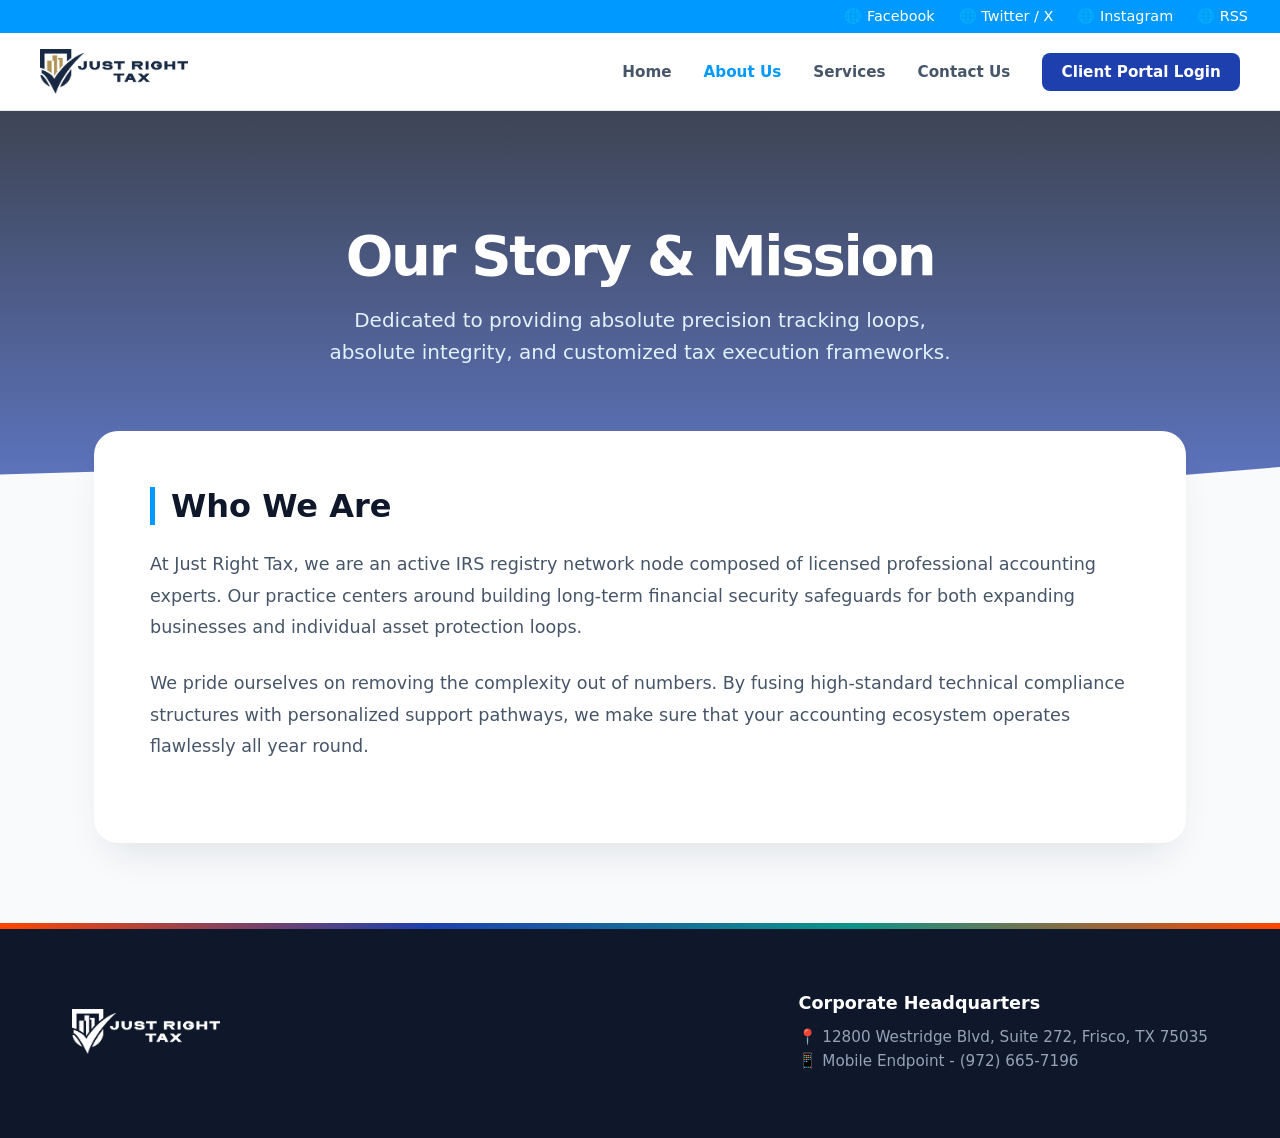
<file: aboutus/about.html>
<!DOCTYPE html>
<html lang="en">
<head>
    <meta charset="UTF-8">
    <meta name="viewport" content="width=device-width, initial-scale=1.0">
    <title>About Us | Just Right Tax</title>
    <link rel="stylesheet" href="aboutus.css">
</head>
<body>

    <div class="top-bar">
        <a href="#">🌐 Facebook</a>
        <a href="#">🌐 Twitter / X</a>
        <a href="#">🌐 Instagram</a>
        <a href="#">🌐 RSS</a>
    </div>

    <header>
        <nav>
            <a href="../homepage/home.html" class="logo-container">
                <img class="logo-img" src="../assets/images/logo.png" alt="Just Right Tax Logo">
            </a>
            <ul class="nav-links-right">
                <li><a href="../homepage/home.html">Home</a></li>
                <li><a href="about.html" class="active">About Us</a></li>
                <li><a href="../services/services.html">Services</a></li>
                <li><a href="../contactpage/contact.html">Contact Us</a></li>
                <li><a href="../signinpage/signin.html" class="portal-cta-btn">Client Portal Login</a></li>
            </ul>
        </nav>
    </header>

    <div class="immersive-hero">
        <h1>Our Story & Mission</h1>
        <p>Dedicated to providing absolute precision tracking loops, absolute integrity, and customized tax execution frameworks.</p>
    </div>

    <main class="main-content-frame">
        <div class="showcase-card">
            <h2>Who We Are</h2>
            <p>At Just Right Tax, we are an active IRS registry network node composed of licensed professional accounting experts. Our practice centers around building long-term financial security safeguards for both expanding businesses and individual asset protection loops.</p>
            <p>We pride ourselves on removing the complexity out of numbers. By fusing high-standard technical compliance structures with personalized support pathways, we make sure that your accounting ecosystem operates flawlessly all year round.</p>
        </div>
    </main>

    <footer class="fluid-canopy-footer">
        <div class="footer-inner-frame">
            <div class="footer-brand-node">
                <img src="../assets/images/logo.png" alt="Just Right Tax Bottom Logo">
            </div>
            <div class="footer-office-channels">
                <h5>Corporate Headquarters</h5>
                <p>📍 12800 Westridge Blvd, Suite 272, Frisco, TX 75035</p>
                <p>📱 Mobile Endpoint - (972) 665-7196</p>
            </div>
        </div>
    </footer>

</body>
</html>
</file>
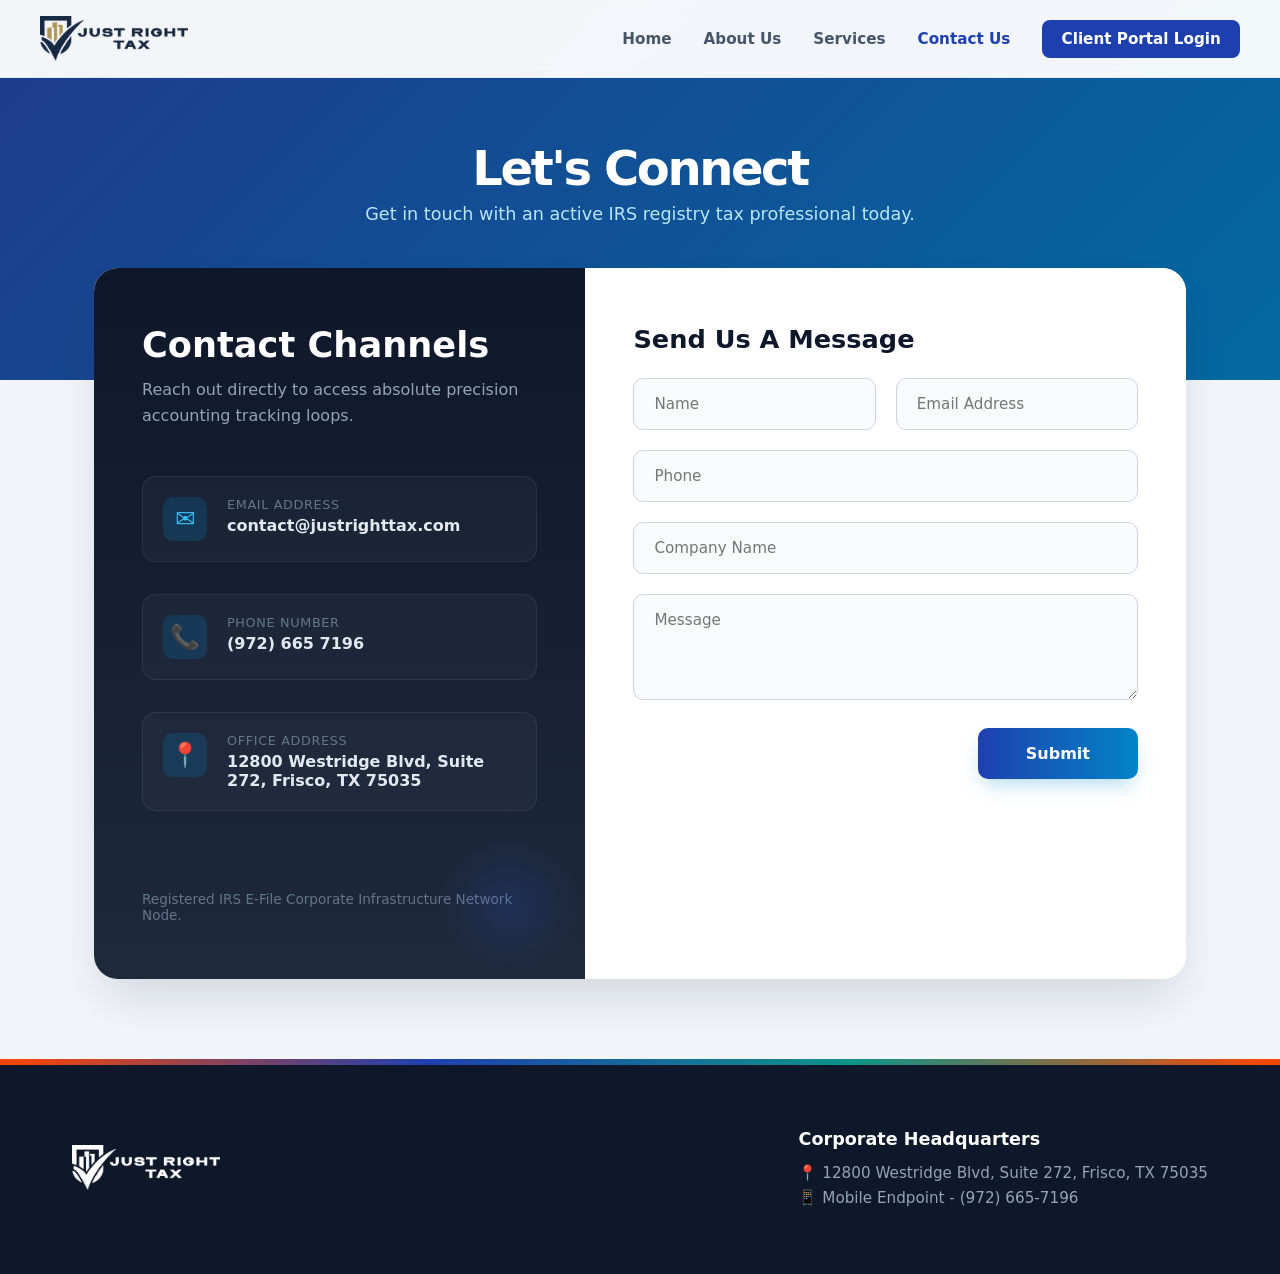
<file: contactpage/contact.html>
<!DOCTYPE html>
<html lang="en">
<head>
    <meta charset="UTF-8">
    <meta name="viewport" content="width=device-width, initial-scale=1.0">
    <title>Contact Us | Just Right Tax</title>
    <link rel="stylesheet" href="contactpage.css">
</head>
<body>

    <header>
        <nav>
            <a href="../homepage/home.html" class="logo-container">
                <img class="logo-img" src="../assets/images/logo.png" alt="Just Right Tax Logo">
            </a>
            <ul class="nav-links-right">
                <li><a href="../homepage/home.html">Home</a></li>
                <li><a href="../aboutus/about.html">About Us</a></li>
                <li><a href="../services/services.html">Services</a></li>
                <li><a href="contact.html" class="active">Contact Us</a></li>
                <li><a href="../signinpage/signin.html" class="portal-cta-btn">Client Portal Login</a></li>
            </ul>
        </nav>
    </header>

    <div class="immersive-canopy-hero">
        <h1>Let's Connect</h1>
        <p>Get in touch with an active IRS registry tax professional today.</p>
    </div>

    <main class="dashboard-center-frame">
        <div class="dashboard-glass-wrapper">
            
            <div class="console-dark-panel">
                <div class="console-header">
                    <h2>Contact Channels</h2>
                    <p>Reach out directly to access absolute precision accounting tracking loops.</p>
                </div>

                <ul class="node-channels-list">
                    <li class="channel-card-node">
                        <div class="node-icon-avatar">✉️</div>
                        <div class="node-details-data">
                            <span>Email Address</span>
                            <p>contact@justrighttax.com</p>
                        </div>
                    </li>
                    <li class="channel-card-node">
                        <div class="node-icon-avatar">📞</div>
                        <div class="node-details-data">
                            <span>Phone Number</span>
                            <p>(972) 665 7196</p>
                        </div>
                    </li>
                    <li class="channel-card-node">
                        <div class="node-icon-avatar">📍</div>
                        <div class="node-details-data">
                            <span>Office Address</span>
                            <p>12800 Westridge Blvd, Suite 272, Frisco, TX 75035</p>
                        </div>
                    </li>
                </ul>

                <div style="font-size: 0.85rem; color: #64748b;">
                    Registered IRS E-File Corporate Infrastructure Network Node.
                </div>
            </div>

            <div class="input-console-panel">
                <h3>Send Us A Message</h3>
                <form action="#" method="POST" onsubmit="event.preventDefault(); alert('Your message has been securely submitted to our system.');">
                    <div class="input-asymmetric-row">
                        <div class="field-box-wrapper">
                            <input type="text" placeholder="Name" required>
                        </div>
                        <div class="field-box-wrapper">
                            <input type="email" placeholder="Email Address" required>
                        </div>
                    </div>
                    <div class="field-box-wrapper">
                        <input type="text" placeholder="Phone">
                    </div>
                    <div class="field-box-wrapper">
                        <input type="text" placeholder="Company Name">
                    </div>
                    <div class="field-box-wrapper">
                        <textarea rows="4" placeholder="Message" required></textarea>
                    </div>

                    <div class="form-action-row">
                        <button type="submit" class="action-dispatch-btn">Submit</button>
                    </div>
                </form>
            </div>

        </div>
    </main>

    <footer class="fluid-canopy-footer">
        <div class="footer-inner-frame">
            <div class="footer-brand-node">
                <img src="../assets/images/logo.png" alt="Just Right Tax Bottom Logo">
            </div>
            <div class="footer-office-channels">
                <h5>Corporate Headquarters</h5>
                <p>📍 12800 Westridge Blvd, Suite 272, Frisco, TX 75035</p>
                <p>📱 Mobile Endpoint - (972) 665-7196</p>
            </div>
        </div>
    </footer>

</body>
</html>
</file>
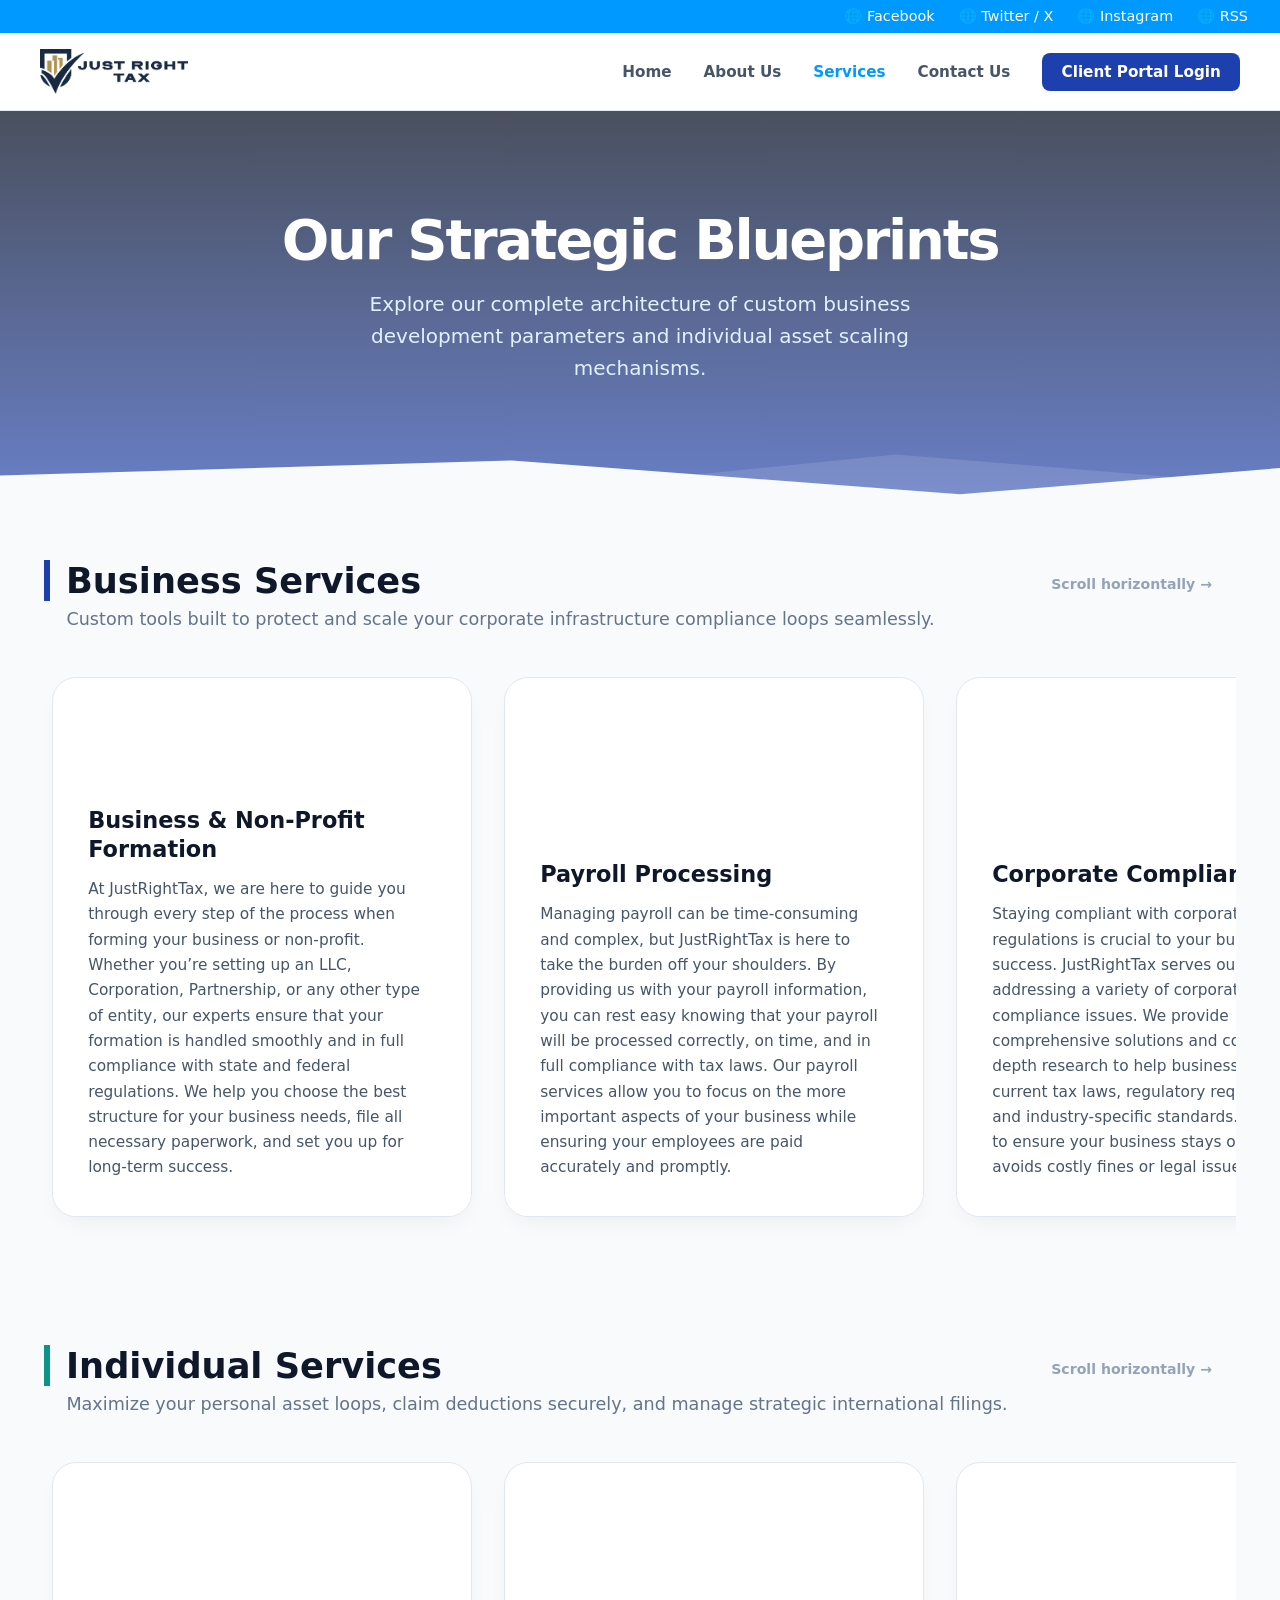
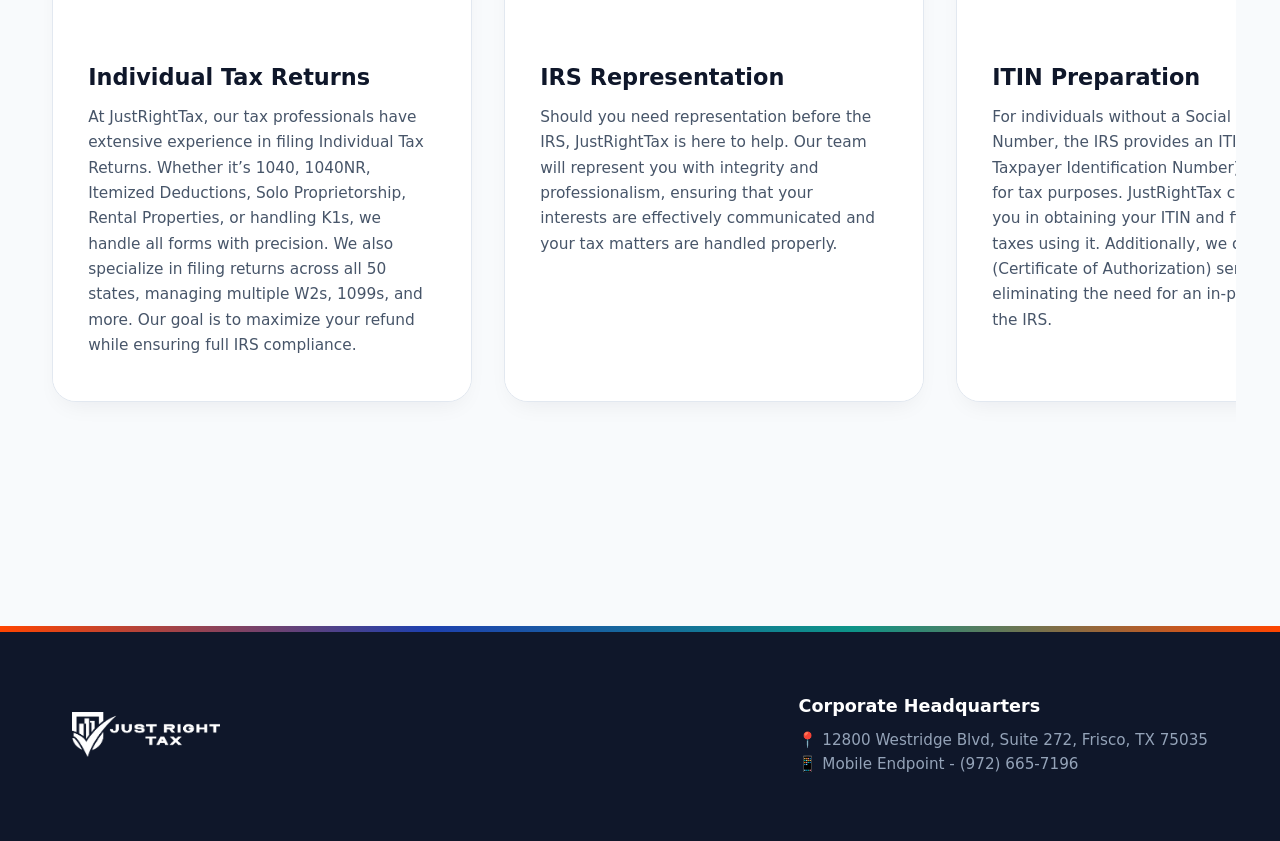
<file: services/services.html>
<!DOCTYPE html>
<html lang="en">
<head>
    <meta charset="UTF-8">
    <meta name="viewport" content="width=device-width, initial-scale=1.0">
    <title>Our Services | Just Right Tax</title>
    <link rel="stylesheet" href="services.css">
</head>
<body>

    <div class="top-bar">
        <a href="#">🌐 Facebook</a>
        <a href="#">🌐 Twitter / X</a>
        <a href="#">🌐 Instagram</a>
        <a href="#">🌐 RSS</a>
    </div>

    <header>
        <nav>
            <a href="../homepage/home.html" class="logo-container">
                <img class="logo-img" src="../assets/images/logo.png" alt="Just Right Tax Logo">
            </a>
            <ul class="nav-links-right">
                <li><a href="../homepage/home.html">Home</a></li>
                <li><a href="../aboutus/about.html">About Us</a></li>
                <li><a href="services.html" class="active">Services</a></li>
                <li><a href="../contactpage/contact.html">Contact Us</a></li>
                <li><a href="../signinpage/signin.html" class="portal-cta-btn">Client Portal Login</a></li>
            </ul>
        </nav>
    </header>

    <div class="immersive-hero">
        <h1>Our Strategic Blueprints</h1>
        <p>Explore our complete architecture of custom business development parameters and individual asset scaling mechanisms.</p>
    </div>

    <main class="services-blueprint-container">

        <div class="track-block-wrapper" id="business-track">
            <h2 class="track-banner-title">Business Services</h2>
            <p class="track-banner-subtitle">Custom tools built to protect and scale your corporate infrastructure compliance loops seamlessly.</p>
            <span class="scroll-hint-label">Scroll horizontally &rarr;</span>
            
            <div class="scroll-viewport-container">
                <div class="horizontal-slider-deck">
                    
                    <div class="blueprint-image-card">
                        <div class="card-photo-frame img-formation"><div class="card-photo-overlay"></div></div>
                        <div class="card-text-workspace">
                            <h3>Business & Non-Profit Formation</h3>
                            <p>At JustRightTax, we are here to guide you through every step of the process when forming your business or non-profit. Whether you’re setting up an LLC, Corporation, Partnership, or any other type of entity, our experts ensure that your formation is handled smoothly and in full compliance with state and federal regulations. We help you choose the best structure for your business needs, file all necessary paperwork, and set you up for long-term success.</p>
                        </div>
                    </div>

                    <div class="blueprint-image-card">
                        <div class="card-photo-frame img-payroll"><div class="card-photo-overlay"></div></div>
                        <div class="card-text-workspace">
                            <h3>Payroll Processing</h3>
                            <p>Managing payroll can be time-consuming and complex, but JustRightTax is here to take the burden off your shoulders. By providing us with your payroll information, you can rest easy knowing that your payroll will be processed correctly, on time, and in full compliance with tax laws. Our payroll services allow you to focus on the more important aspects of your business while ensuring your employees are paid accurately and promptly.</p>
                        </div>
                    </div>

                    <div class="blueprint-image-card">
                        <div class="card-photo-frame img-compliance"><div class="card-photo-overlay"></div></div>
                        <div class="card-text-workspace">
                            <h3>Corporate Compliance</h3>
                            <p>Staying compliant with corporate regulations is crucial to your business’s success. JustRightTax serves our clients in addressing a variety of corporate compliance issues. We provide comprehensive solutions and conduct in-depth research to help businesses navigate current tax laws, regulatory requirements, and industry-specific standards. Our goal is to ensure your business stays on track and avoids costly fines or legal issues.</p>
                        </div>
                    </div>

                    <div class="blueprint-image-card">
                        <div class="card-photo-frame img-agent"><div class="card-photo-overlay"></div></div>
                        <div class="card-text-workspace">
                            <h3>Registered Agent Services</h3>
                            <p>As a business entity, it is mandatory to have a Registered Agent to receive legal and tax documents on behalf of your company. At JustRightTax, we offer professional Registered Agent services to ensure that your business remains compliant with state requirements. Our team will handle all official communications and deliver them to you promptly, so you can focus on growing your business without the worry of missing important deadlines or notices.</p>
                        </div>
                    </div>

                    <div class="blueprint-image-card">
                        <div class="card-photo-frame img-bookkeeping"><div class="card-photo-overlay"></div></div>
                        <div class="card-text-workspace">
                            <h3>Bookkeeping Services</h3>
                            <p>At JustRightTax, we understand the importance of accurate and timely bookkeeping. Our bookkeeping services are designed to meet the needs of businesses of all sizes. Whether you are a small startup or an established company, we ensure your books are always up to date and compliant with tax laws. Our service blends excellence, accuracy, and punctuality, so you can focus on growing your business while we handle the numbers.</p>
                        </div>
                    </div>

                    <div class="blueprint-image-card">
                        <div class="card-photo-frame img-biztax"><div class="card-photo-overlay"></div></div>
                        <div class="card-text-workspace">
                            <h3>Business Tax Returns</h3>
                            <p>At JustRightTax, we are leaders in filing all types of business tax returns, whether simple or complex. We specialize in preparing and filing tax returns for LLCs, S-Corps, C-Corps, Partnerships, and all other business entities. Our team goes beyond filing— we also assist with generating 1099s for contractors, setting up payroll systems, and providing comprehensive bookkeeping services to keep your finances organized and compliant.</p>
                        </div>
                    </div>

                </div>
            </div>
        </div>

        <div class="track-block-wrapper indiv-theme" id="individual-track">
            <h2 class="track-banner-title">Individual Services</h2>
            <p class="track-banner-subtitle">Maximize your personal asset loops, claim deductions securely, and manage strategic international filings.</p>
            <span class="scroll-hint-label">Scroll horizontally &rarr;</span>
            
            <div class="scroll-viewport-container">
                <div class="horizontal-slider-deck">
                    
                    <div class="blueprint-image-card">
                        <div class="card-photo-frame img-indivtax"><div class="card-photo-overlay"></div></div>
                        <div class="card-text-workspace">
                            <h3>Individual Tax Returns</h3>
                            <p>At JustRightTax, our tax professionals have extensive experience in filing Individual Tax Returns. Whether it’s 1040, 1040NR, Itemized Deductions, Solo Proprietorship, Rental Properties, or handling K1s, we handle all forms with precision. We also specialize in filing returns across all 50 states, managing multiple W2s, 1099s, and more. Our goal is to maximize your refund while ensuring full IRS compliance.</p>
                        </div>
                    </div>

                    <div class="blueprint-image-card">
                        <div class="card-photo-frame img-irs"><div class="card-photo-overlay"></div></div>
                        <div class="card-text-workspace">
                            <h3>IRS Representation</h3>
                            <p>Should you need representation before the IRS, JustRightTax is here to help. Our team will represent you with integrity and professionalism, ensuring that your interests are effectively communicated and your tax matters are handled properly.</p>
                        </div>
                    </div>

                    <div class="blueprint-image-card">
                        <div class="card-photo-frame img-itin"><div class="card-photo-overlay"></div></div>
                        <div class="card-text-workspace">
                            <h3>ITIN Preparation</h3>
                            <p>For individuals without a Social Security Number, the IRS provides an ITIN (Individual Taxpayer Identification Number), used solely for tax purposes. JustRightTax can assist you in obtaining your ITIN and filing your taxes using it. Additionally, we offer COA (Certificate of Authorization) services, eliminating the need for an in-person visit to the IRS.</p>
                        </div>
                    </div>

                    <div class="blueprint-image-card">
                        <div class="card-photo-frame img-1031"><div class="card-photo-overlay"></div></div>
                        <div class="card-text-workspace">
                            <h3>1031 Exchange</h3>
                            <p>If you own property in India or are considering buying or selling property, JustRightTax can assist you with the 1031 Exchange process. We simplify this tax-deferred exchange, ensuring you can defer paying capital gains taxes on the property sale while reinvesting in similar property. Let us guide you through this often complex process with ease.</p>
                        </div>
                    </div>

                    <div class="blueprint-image-card">
                        <div class="card-photo-frame img-planning"><div class="card-photo-overlay"></div></div>
                        <div class="card-text-workspace">
                            <h3>Advanced Tax Planning</h3>
                            <p>At JustRightTax, we offer expert Tax Planning services designed to help you legally reduce your tax burden. Our team works with you to calculate the taxes you need to pay in advance, preventing costly penalties. We provide real-time suggestions and guidance, ensuring you make the right tax-related decisions throughout the year.</p>
                        </div>
                    </div>

                </div>
            </div>
        </div>

    </main>

    <footer class="fluid-canopy-footer">
        <div class="footer-inner-frame">
            <div class="footer-brand-node">
                <img src="../assets/images/logo.png" alt="Just Right Tax Bottom Logo">
            </div>
            <div class="footer-office-channels">
                <h5>Corporate Headquarters</h5>
                <p>📍 12800 Westridge Blvd, Suite 272, Frisco, TX 75035</p>
                <p>📱 Mobile Endpoint - (972) 665-7196</p>
            </div>
        </div>
    </footer>

    <script>
        // URL Param Router Tracking Engine Auto Focus
        window.addEventListener('DOMContentLoaded', () => {
            const params = new URLSearchParams(window.location.search);
            const track = params.get('track');
            if (track === 'business') {
                const target = document.getElementById('business-track');
                if (target) target.scrollIntoView({ behavior: 'smooth' });
            } else if (track === 'individual') {
                const target = document.getElementById('individual-track');
                if (target) target.scrollIntoView({ behavior: 'smooth' });
            }
        });

        // Mouse Drag to Scroll Mechanics Setup
        const sliders = document.querySelectorAll('.scroll-viewport-container');
        sliders.forEach(slider => {
            let isDown = false;
            let startX;
            let scrollLeft;

            slider.addEventListener('mousedown', (e) => {
                isDown = true;
                startX = e.pageX - slider.offsetLeft;
                scrollLeft = slider.scrollLeft;
            });
            slider.addEventListener('mouseleave', () => { isDown = false; });
            slider.addEventListener('mouseup', () => { isDown = false; });
            slider.addEventListener('mousemove', (e) => {
                if(!isDown) return;
                e.preventDefault();
                const x = e.pageX - slider.offsetLeft;
                const walk = (x - startX) * 2; // Scroll Speed
                slider.scrollLeft = scrollLeft - walk;
            });
            
            // Mouse Wheel side-scroll cross-bindings
            slider.addEventListener('wheel', (e) => {
                if (e.deltaY !== 0) {
                    e.preventDefault();
                    slider.scrollLeft += e.deltaY;
                }
            });
        });
    </script>
</body>
</html>
</file>
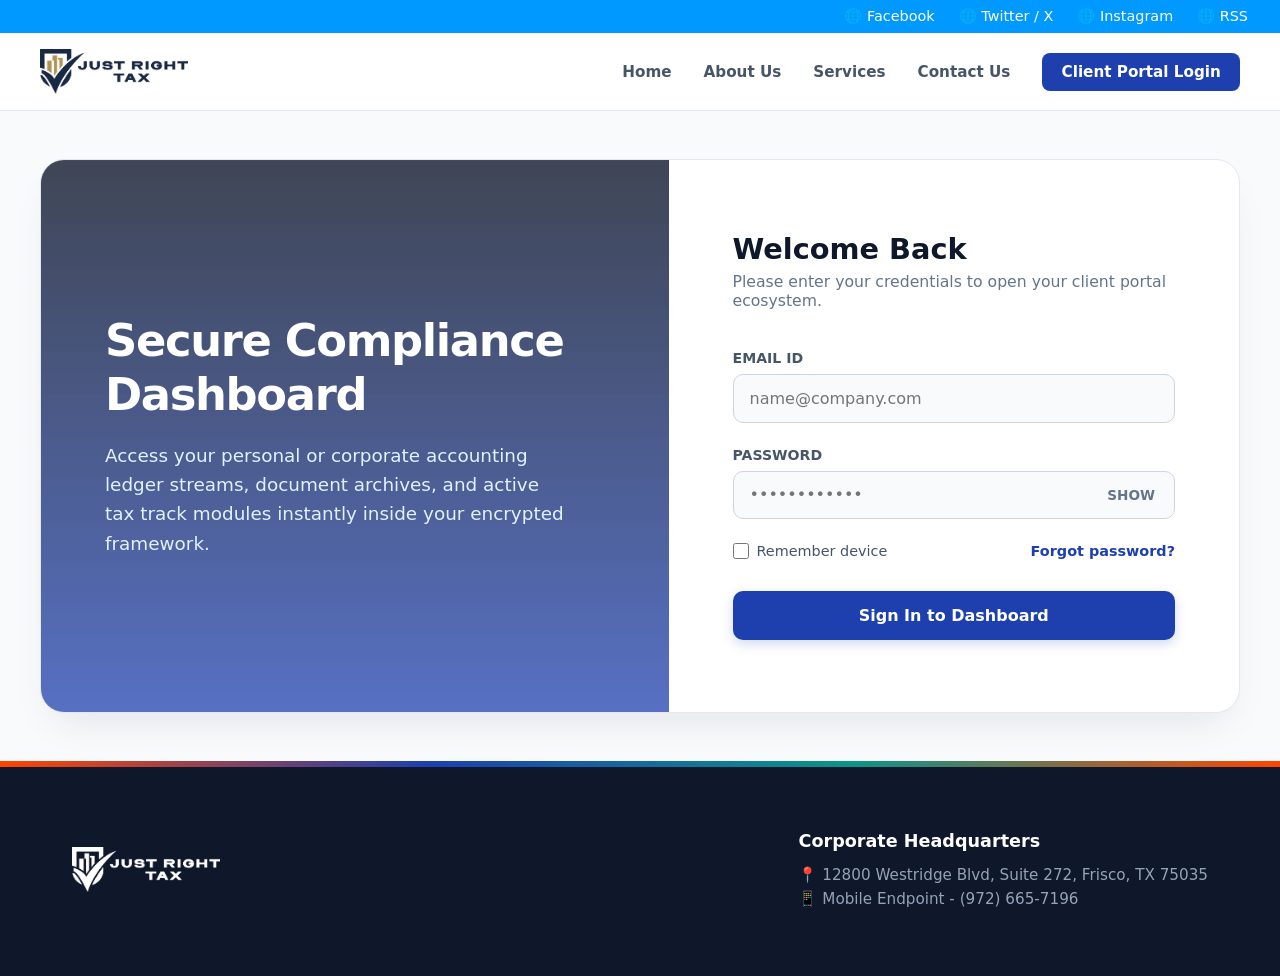
<file: signinpage/signin.html>
<!DOCTYPE html>
<html lang="en">
<head>
    <meta charset="UTF-8">
    <meta name="viewport" content="width=device-width, initial-scale=1.0">
    <title>Client Portal Login | Just Right Tax</title>
    <link rel="stylesheet" href="signinpage.css">
</head>
<body>

    <div class="top-bar">
        <a href="#">🌐 Facebook</a>
        <a href="#">🌐 Twitter / X</a>
        <a href="#">🌐 Instagram</a>
        <a href="#">🌐 RSS</a>
    </div>

    <header>
        <nav>
            <a href="../homepage/home.html" class="logo-container">
                <img class="logo-img" src="../assets/images/logo.png" alt="Just Right Tax Logo">
            </a>
            <ul class="nav-links-right">
                <li><a href="../homepage/home.html">Home</a></li>
                <li><a href="../aboutus/about.html">About Us</a></li>
                <li><a href="../services/services.html">Services</a></li>
                <li><a href="../contactpage/contact.html">Contact Us</a></li>
                <li><a href="signin.html" class="portal-cta-btn">Client Portal Login</a></li>
            </ul>
        </nav>
    </header>

    <main class="login-split-canvas">
        
        <div class="login-visual-canopy">
            <h1>Secure Compliance Dashboard</h1>
            <p>Access your personal or corporate accounting ledger streams, document archives, and active tax track modules instantly inside your encrypted framework.</p>
        </div>

        <div class="login-entry-console">
            <div class="console-header-node">
                <h2>Welcome Back</h2>
                <p>Please enter your credentials to open your client portal ecosystem.</p>
            </div>

            <form id="portalLoginForm" onsubmit="handleLoginSubmit(event)">
                
                <div class="portal-form-group">
                    <label for="clientEmail">EMAIL ID</label>
                    <div class="input-control-wrapper">
                        <input type="email" id="clientEmail" placeholder="name@company.com" required autocomplete="username">
                    </div>
                </div>

                <div class="portal-form-group">
                    <label for="clientPassword">PASSWORD</label>
                    <div class="input-control-wrapper">
                        <input type="password" id="clientPassword" placeholder="••••••••••••" required autocomplete="current-password">
                        <button type="button" class="password-reveal-trigger" id="passwordToggle">SHOW</button>
                    </div>
                </div>

                <div class="form-options-row">
                    <label class="remember-checkbox-node">
                        <input type="checkbox" id="rememberSession"> Remember device
                    </label>
                    <a href="#" class="forgot-password-anchor">Forgot password?</a>
                </div>

                <button type="submit" class="portal-submit-btn">Sign In to Dashboard</button>
                
            </form>
        </div>

    </main>

    <footer class="fluid-canopy-footer">
        <div class="footer-inner-frame">
            <div class="footer-brand-node">
                <img src="../assets/images/logo.png" alt="Just Right Tax Bottom Logo">
            </div>
            <div class="footer-office-channels">
                <h5>Corporate Headquarters</h5>
                <p>📍 12800 Westridge Blvd, Suite 272, Frisco, TX 75035</p>
                <p>📱 Mobile Endpoint - (972) 665-7196</p>
            </div>
        </div>
    </footer>

    <script>
        // Password Visibility Toggle Mechanics
        const passwordInput = document.getElementById('clientPassword');
        const passwordToggle = document.getElementById('passwordToggle');

        passwordToggle.addEventListener('click', () => {
            if (passwordInput.type === 'password') {
                passwordInput.type = 'text';
                passwordToggle.textContent = 'HIDE';
            } else {
                passwordInput.type = 'password';
                passwordToggle.textContent = 'SHOW';
            }
        });

        // Verification Submit Intercept Handler Demo Loop
        function handleLoginSubmit(event) {
            event.preventDefault();
            const email = document.getElementById('clientEmail').value;
            const remember = document.getElementById('rememberSession').checked;
            
            alert(`Initializing secure access verification handshake loop for: ${email}\nSession Retention Flag: ${remember}`);
        }
    </script>
</body>
</html>
</file>
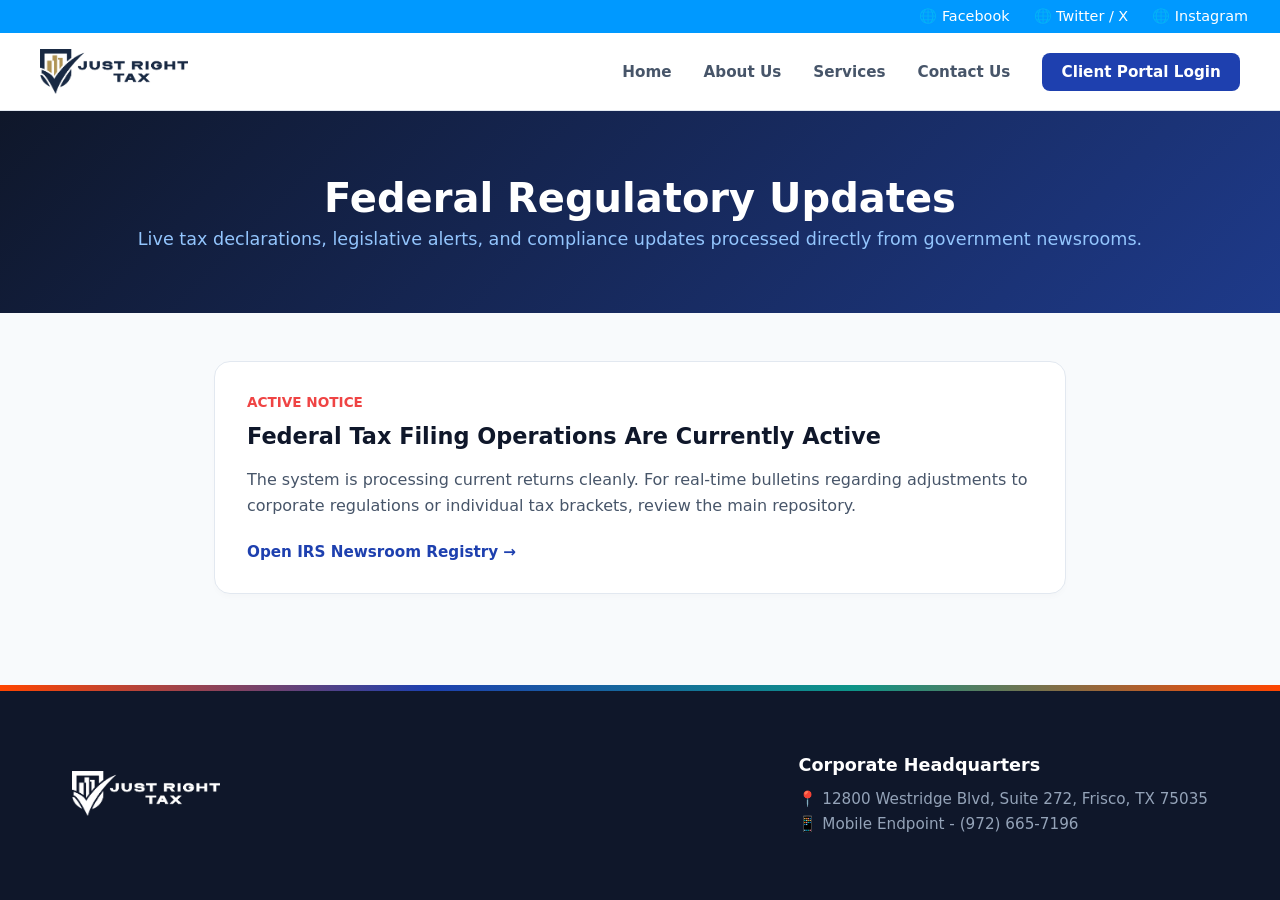
<file: updates/updates.html>
<!DOCTYPE html>
<html lang="en">
<head>
    <meta charset="UTF-8">
    <meta name="viewport" content="width=device-width, initial-scale=1.0">
    <title>Live Government Tax Updates | Just Right Tax</title>
    <link rel="stylesheet" href="updates.css">
</head>
<body>

    <div class="top-bar">
        <a href="#">🌐 Facebook</a>
        <a href="#">🌐 Twitter / X</a>
        <a href="#">🌐 Instagram</a>
    </div>

    <header>
        <nav>
            <a href="../homepage/home.html" class="logo-container">
                <img class="logo-img" src="../assets/images/logo.png" alt="Just Right Tax Logo">
            </a>
            <ul class="nav-links-right">
                <li><a href="../homepage/home.html">Home</a></li>
                <li><a href="../aboutus/about.html">About Us</a></li>
                <li><a href="../services/services.html">Services</a></li>
                <li><a href="../contactpage/contact.html">Contact Us</a></li>
                <li><a href="../signinpage/signin.html" class="portal-cta-btn">Client Portal Login</a></li>
            </ul>
        </nav>
    </header>

    <div class="updates-hero">
        <h1>Federal Regulatory Updates</h1>
        <p>Live tax declarations, legislative alerts, and compliance updates processed directly from government newsrooms.</p>
    </div>

    <main class="feed-container" id="updatesFeed">
        <div class="loading-state">Syncing secure connection with federal announcement feeds...</div>
    </main>

    <footer class="fluid-canopy-footer">
            <div class="footer-inner-frame">
            <div class="footer-brand-node"><img src="../assets/images/logo.png" alt="Just Right Tax"></div>
            <div class="footer-office-channels">
                <h5>Corporate Headquarters</h5>
                <p>📍 12800 Westridge Blvd, Suite 272, Frisco, TX 75035</p>
                <p>📱 Mobile Endpoint - (972) 665-7196</p>
            </div>
        </div>
    </footer>

    <script>
        async function loadAllUpdates() {
            const feedContainer = document.getElementById('updatesFeed');
            const irsRssUrl = 'https://www.irs.gov/newsroom/article/index.rss';
            
            // Fixed using an open logic wrapper to bypass Localhost CORS blocks
            const proxyUrl = `https://api.allorigins.win/get?url=${encodeURIComponent(irsRssUrl)}`;

            try {
                const response = await fetch(proxyUrl);
                const wrapperData = await response.json();
                
                // Parse the raw XML data returned from the server string safely
                const parser = new DOMParser();
                const xmlDoc = parser.parseFromString(wrapperData.contents, "text/xml");
                const items = xmlDoc.getElementsByTagName("item");

                if (items.length > 0) {
                    feedContainer.innerHTML = ''; // Clear out the loading text
                    
                    // Loop through the actual items returned by the IRS feed
                    for (let i = 0; i < Math.min(items.length, 10); i++) {
                        const title = items[i].getElementsByTagName("title")[0]?.textContent || "Tax Announcement Update";
                        const link = items[i].getElementsByTagName("link")[0]?.textContent || "https://www.irs.gov/newsroom";
                        const pubDate = items[i].getElementsByTagName("pubDate")[0]?.textContent || "";
                        const description = items[i].getElementsByTagName("description")[0]?.textContent || "Click the link below to view details on the official government bulletin.";

                        const dateObj = new Date(pubDate);
                        const formattedDate = isNaN(dateObj) ? "Recent" : dateObj.toLocaleDateString('en-US', {month: 'long', day: 'numeric', year: 'numeric'});
                        
                        // Clean out raw XML coding patterns from showing up in paragraph text box summaries
                        const cleanDescription = description.replace(/<[^>]*>/g, '').substring(0, 250) + '...';

                        const card = document.createElement('div');
                        card.className = 'update-card';
                        card.innerHTML = `
                            <div class="card-meta">
                                <span>Federal Notice</span>
                                <span class="card-date">${formattedDate}</span>
                            </div>
                            <h2>${title}</h2>
                            <p>${cleanDescription}</p>
                            <a href="${link}" target="_blank" class="official-link-btn">
                                Read Complete Government Bulletin &rarr;
                            </a>
                        `;
                        feedContainer.appendChild(card);
                    }
                } else {
                    throw new Error("No items found");
                }
            } catch (error) {
                // Fallback database if government lines time out locally
                feedContainer.innerHTML = `
                    <div class="update-card">
                        <div class="card-meta"><span>Active Notice</span></div>
                        <h2>Federal Tax Filing Operations Are Currently Active</h2>
                        <p>The system is processing current returns cleanly. For real-time bulletins regarding adjustments to corporate regulations or individual tax brackets, review the main repository.</p>
                        <a href="https://www.irs.gov/newsroom" target="_blank" class="official-link-btn">Open IRS Newsroom Registry &rarr;</a>
                    </div>`;
            }
        }
        window.addEventListener('DOMContentLoaded', loadAllUpdates);
    </script>
</body>
</html>
</file>
<file: aboutus/aboutus.css>
/* Styles moved from aboutus/about.html */
* {
    margin: 0;
    padding: 0;
    box-sizing: border-box;
    font-family: 'Segoe UI', system-ui, sans-serif;
}
body {
    background: #f8fafc;
    color: #1e293b;
    min-height: 100vh;
    display: flex;
    flex-direction: column;
}

/* --- TOP BLUE SOCIAL NAVIGATION BAR --- */
.top-bar {
    background-color: #0099ff;
    padding: 8px 2rem;
    display: flex;
    justify-content: flex-end;
    gap: 1.5rem;
    width: 100%;
}
.top-bar a {
    color: #ffffff;
    text-decoration: none;
    font-size: 0.9rem;
    transition: opacity 0.2s;
}
.top-bar a:hover {
    opacity: 0.8;
}

/* --- MAIN NAVIGATION HEADER BLOCK --- */
header {
    background: #ffffff;
    border-bottom: 1px solid #e2e8f0;
    width: 100%;
    padding: 1rem 2rem;
}
nav {
    display: flex;
    justify-content: space-between;
    align-items: center;
    max-width: 1200px;
    margin: 0 auto;
    width: 100%;
}
.logo-container {
    display: flex;
    align-items: center;
    text-decoration: none;
}
.logo-img {
    height: 45px;
    width: auto;
}
.nav-links-right {
    display: flex;
    list-style: none;
    align-items: center;
    gap: 2rem;
}
.nav-links-right a {
    text-decoration: none;
    color: #475569;
    font-weight: 600;
    font-size: 0.95rem;
    transition: color 0.2s;
}
.nav-links-right a:hover, .nav-links-right a.active {
    color: #0099ff;
}
.portal-cta-btn {
    background: #1e40af;
    color: #ffffff !important;
    padding: 0.6rem 1.2rem;
    border-radius: 8px;
}

/* --- PREMIUM IMAGE HERO OVERLAY --- */
.immersive-hero {
    position: relative;
    background-image: linear-gradient(rgba(15, 23, 42, 0.8), rgba(30, 64, 175, 0.7)), url('https://images.unsplash.com/photo-1451187580459-43490279c0fa?auto=format&fit=crop&w=1600&q=80');
    background-size: cover;
    background-position: center;
    min-height: 400px;
    width: 100%;
    padding: 6rem 1.5rem 8rem;
    text-align: center;
    color: #ffffff;
    display: flex;
    flex-direction: column;
    justify-content: center;
    align-items: center;
    overflow: hidden;
}

/* Layered wave effects */
.immersive-hero::before {
    content: '';
    position: absolute;
    bottom: -1px;
    left: 0;
    width: 100%;
    height: 90px;
    background: #f8fafc;
    clip-path: polygon(0 60%, 35% 85%, 70% 35%, 100% 70%, 100% 100%, 0 100%);
    opacity: 0.12;
}
.immersive-hero::after {
    content: '';
    position: absolute;
    bottom: -1px;
    left: 0;
    width: 100%;
    height: 75px;
    background: #f8fafc;
    clip-path: polygon(0 50%, 40% 30%, 75% 75%, 100% 40%, 100% 100%, 0 100%);
}

.immersive-hero h1 {
    font-size: 3.5rem;
    font-weight: 800;
    letter-spacing: -0.04em;
    margin-bottom: 1rem;
}
.immersive-hero p {
    color: #e0f2fe;
    font-size: 1.25rem;
    max-width: 650px;
    line-height: 1.6;
}

/* --- MAIN CARD SPACE --- */
.main-content-frame {
    max-width: 1140px;
    width: 100%;
    margin: -5rem auto 5rem;
    padding: 0 1.5rem;
    z-index: 10;
    position: relative;
}
.showcase-card {
    background: #ffffff;
    border-radius: 24px;
    padding: 3.5rem;
    box-shadow: 0 20px 40px -15px rgba(15, 23, 42, 0.12);
}
.showcase-card h2 {
    font-size: 2rem;
    color: #0f172a;
    margin-bottom: 1.5rem;
    font-weight: 800;
    border-left: 5px solid #0099ff;
    padding-left: 1rem;
}
.showcase-card p {
    color: #475569;
    font-size: 1.1rem;
    line-height: 1.8;
    margin-bottom: 1.5rem;
}

/* --- STYLISH SYSTEM FOOTER --- */
.fluid-canopy-footer {
    background: #0f172a;
    color: #94a3b8;
    margin-top: auto;
    position: relative;
    padding-top: 6px;
}
.fluid-canopy-footer::before {
    content: '';
    position: absolute;
    top: 0;
    left: 0;
    width: 100%;
    height: 6px;
    background: linear-gradient(90deg, #ff4500, #1e40af, #0d9488, #ff4500);
}
.footer-inner-frame {
    max-width: 1200px;
    margin: 0 auto;
    padding: 4rem 2rem;
    display: flex;
    justify-content: space-between;
    align-items: center;
    flex-wrap: wrap;
    gap: 2.5rem;
}
.footer-brand-node img {
    height: 45px;
    width: auto;
    filter: brightness(0) invert(1);
}
.footer-office-channels h5 {
    color: #ffffff;
    font-size: 1.1rem;
    margin-bottom: 0.75rem;
    font-weight: 700;
}
.footer-office-channels p {
    font-size: 0.95rem;
    line-height: 1.6;
}

@media (max-width: 768px) {
    .immersive-hero h1 { font-size: 2.5rem; }
    .showcase-card { padding: 2rem 1.5rem; }
    .top-bar { display: none; }
}
</file>
<file: contactpage/contactpage.css>
/* Styles moved from contactpage/contact.html */
* {
    margin: 0;
    padding: 0;
    box-sizing: border-box;
    font-family: 'Segoe UI', system-ui, sans-serif;
}
body {
    background: #f1f5f9;
    color: #1e293b;
    min-height: 100vh;
    display: flex;
    flex-direction: column;
}

/* Fixed Navigation Header */
header {
    background: rgba(255, 255, 255, 0.95);
    backdrop-filter: blur(8px);
    border-bottom: 1px solid #e2e8f0;
    position: fixed;
    top: 0;
    left: 0;
    width: 100%;
    z-index: 1000;
    padding: 1rem 2rem;
}
nav {
    display: flex;
    justify-content: space-between;
    align-items: center;
    max-width: 1200px;
    margin: 0 auto;
    width: 100%;
}
.logo-container {
    display: flex;
    align-items: center;
    text-decoration: none;
}
.logo-img {
    height: 45px;
    width: auto;
}
.nav-links-right {
    display: flex;
    list-style: none;
    align-items: center;
    gap: 2rem;
}
.nav-links-right a {
    text-decoration: none;
    color: #475569;
    font-weight: 600;
    font-size: 0.95rem;
    transition: color 0.2s;
}
.nav-links-right a:hover, .nav-links-right a.active {
    color: #1e40af;
}
.portal-cta-btn {
    background: #1e40af;
    color: #ffffff !important;
    padding: 0.6rem 1.2rem;
    border-radius: 8px;
}

/* Premium Gradient Background Canopy */
.immersive-canopy-hero {
    background: linear-gradient(135deg, #1e3a8a 0%, #0369a1 100%);
    height: 380px;
    width: 100%;
    padding-top: 140px;
    text-align: center;
    color: #ffffff;
}
.immersive-canopy-hero h1 {
    font-size: 3rem;
    font-weight: 800;
    letter-spacing: -0.05em;
    margin-bottom: 0.5rem;
}
.immersive-canopy-hero p {
    color: #bae6fd;
    font-size: 1.1rem;
    font-weight: 400;
}

/* Unified Split-Glass Dashboard Layout */
.dashboard-center-frame {
    max-width: 1140px;
    width: 100%;
    margin: -7rem auto 5rem;
    padding: 0 1.5rem;
    z-index: 10;
}

.dashboard-glass-wrapper {
    background: #ffffff;
    border-radius: 24px;
    overflow: hidden;
    box-shadow: 0 25px 50px -12px rgba(15, 23, 42, 0.15);
    display: grid;
    grid-template-columns: 0.9fr 1.1fr;
    position: relative;
}

/* Left Side: Frosted Dark Sidebar Panel */
.console-dark-panel {
    background: linear-gradient(180deg, #0f172a 0%, #1e293b 100%);
    padding: 3.5rem 3rem;
    color: #f1f5f9;
    display: flex;
    flex-direction: column;
    justify-content: space-between;
    position: relative;
}
.console-dark-panel::after {
    content: '';
    position: absolute;
    bottom: 0;
    right: 0;
    width: 150px;
    height: 150px;
    background: radial-gradient(circle, rgba(38, 100, 235, 0.15) 0%, transparent 70%);
    pointer-events: none;
}
.console-header h2 {
    font-size: 2.2rem;
    font-weight: 800;
    color: #ffffff;
    margin-bottom: 0.75rem;
}
.console-header p {
    color: #94a3b8;
    line-height: 1.6;
    font-size: 1rem;
}

/* Premium Micro-Interactive Contact Nodes */
.node-channels-list {
    list-style: none;
    margin: 3rem 0;
}
.channel-card-node {
    display: flex;
    align-items: flex-start;
    gap: 1.25rem;
    margin-bottom: 2rem;
    background: rgba(255, 255, 255, 0.03);
    border: 1px solid rgba(255, 255, 255, 0.07);
    padding: 1.25rem;
    border-radius: 14px;
    transition: all 0.2s;
}
.channel-card-node:hover {
    background: rgba(255, 255, 255, 0.06);
    border-color: rgba(56, 189, 248, 0.3);
    transform: translateX(4px);
}
.node-icon-avatar {
    font-size: 1.5rem;
    background: rgba(2, 132, 199, 0.2);
    width: 44px;
    height: 44px;
    display: flex;
    align-items: center;
    justify-content: center;
    border-radius: 10px;
    color: #38bdf8;
    flex-shrink: 0;
}
.node-details-data span {
    display: block;
    font-size: 0.8rem;
    text-transform: uppercase;
    letter-spacing: 0.05em;
    color: #64748b;
    margin-bottom: 0.25rem;
}
.node-details-data p {
    font-size: 1rem;
    font-weight: 600;
    color: #e2e8f0;
}

/* Right Side: Clean Input Form Panel */
.input-console-panel {
    padding: 3.5rem 3rem;
    background: #ffffff;
}
.input-console-panel h3 {
    font-size: 1.6rem;
    font-weight: 800;
    color: #0f172a;
    margin-bottom: 1.5rem;
}

.input-asymmetric-row {
    display: grid;
    grid-template-columns: 1fr 1fr;
    gap: 1.25rem;
}

.field-box-wrapper {
    margin-bottom: 1.25rem;
    position: relative;
}
.field-box-wrapper input, .field-box-wrapper textarea {
    width: 100%;
    padding: 1rem 1.25rem;
    border: 1px solid #cbd5e1;
    background: #f8fafc;
    border-radius: 10px;
    font-size: 0.95rem;
    color: #0f172a;
    outline: none;
    transition: all 0.2s ease;
}
.field-box-wrapper input:focus, .field-box-wrapper textarea:focus {
    background: #ffffff;
    border-color: #0284c7;
    box-shadow: 0 0 0 4px rgba(2, 132, 199, 0.1);
}

/* Action Alignment Container */
.form-action-row {
    display: flex;
    justify-content: flex-end;
    margin-top: 1.5rem;
}

.action-dispatch-btn {
    padding: 1rem 3rem;
    background: linear-gradient(90deg, #1e40af 0%, #0284c7 100%);
    color: #ffffff;
    border: none;
    border-radius: 10px;
    font-size: 1rem;
    font-weight: 700;
    cursor: pointer;
    box-shadow: 0 10px 20px -5px rgba(2, 132, 199, 0.3);
    transition: all 0.2s;
}
.action-dispatch-btn:hover {
    transform: translateY(-1px);
    box-shadow: 0 12px 24px -5px rgba(2, 132, 199, 0.4);
}

/* Branded Fluid Footer Section Architecture */
.fluid-canopy-footer {
    background: #0f172a;
    color: #94a3b8;
    margin-top: auto;
    position: relative;
    padding-top: 6px;
}
.fluid-canopy-footer::before {
    content: '';
    position: absolute;
    top: 0;
    left: 0;
    width: 100%;
    height: 6px;
    background: linear-gradient(90deg, #ff4500, #1e40af, #0d9488, #ff4500);
}
.footer-inner-frame {
    max-width: 1200px;
    margin: 0 auto;
    padding: 4rem 2rem;
    display: flex;
    justify-content: space-between;
    align-items: center;
    flex-wrap: wrap;
    gap: 2.5rem;
}
.footer-brand-node img {
    height: 45px;
    width: auto;
    filter: brightness(0) invert(1);
}
.footer-office-channels h5 {
    color: #ffffff;
    font-size: 1.1rem;
    margin-bottom: 0.75rem;
    font-weight: 700;
}
.footer-office-channels p {
    font-size: 0.95rem;
    line-height: 1.6;
}

@media (max-width: 918px) {
    .dashboard-glass-wrapper {
        grid-template-columns: 1fr;
    }
    .input-asymmetric-row {
        grid-template-columns: 1fr;
        gap: 0;
    }
    .immersive-canopy-hero {
        padding-top: 120px;
        height: 320px;
    }
    .form-action-row {
        justify-content: stretch;
    }
    .action-dispatch-btn {
        width: 100%;
    }
}
</file>
<file: services/services.css>
/* Styles moved from services/services.html */
* {
    margin: 0;
    padding: 0;
    box-sizing: border-box;
    font-family: 'Segoe UI', system-ui, sans-serif;
}
body {
    background: #f8fafc;
    color: #1e293b;
    min-height: 100vh;
    display: flex;
    flex-direction: column;
}

/* --- TOP BLUE SOCIAL NAVIGATION BAR --- */
.top-bar {
    background-color: #0099ff;
    padding: 8px 2rem;
    display: flex;
    justify-content: flex-end;
    gap: 1.5rem;
    width: 100%;
}
.top-bar a {
    color: #ffffff;
    text-decoration: none;
    font-size: 0.9rem;
    transition: opacity 0.2s;
}
.top-bar a:hover {
    opacity: 0.8;
}

/* --- MAIN NAVIGATION HEADER BLOCK --- */
header {
    background: #ffffff;
    border-bottom: 1px solid #e2e8f0;
    width: 100%;
    padding: 1rem 2rem;
}
nav {
    display: flex;
    justify-content: space-between;
    align-items: center;
    max-width: 1200px;
    margin: 0 auto;
    width: 100%;
}
.logo-container {
    display: flex;
    align-items: center;
    text-decoration: none;
}
.logo-img {
    height: 45px;
    width: auto;
}
.nav-links-right {
    display: flex;
    list-style: none;
    align-items: center;
    gap: 2rem;
}
.nav-links-right a {
    text-decoration: none;
    color: #475569;
    font-weight: 600;
    font-size: 0.95rem;
    transition: color 0.2s;
}
.nav-links-right a:hover, .nav-links-right a.active {
    color: #0099ff;
}
.portal-cta-btn {
    background: #1e40af;
    color: #ffffff !important;
    padding: 0.6rem 1.2rem;
    border-radius: 8px;
}

/* --- PREMIUM IMAGE HERO OVERLAY --- */
.immersive-hero {
    position: relative;
    background-image: linear-gradient(rgba(15, 23, 42, 0.75), rgba(30, 64, 175, 0.65)), url('https://images.unsplash.com/photo-1554224155-8d04cb21cd6c?auto=format&fit=crop&w=1600&q=80');
    background-size: cover;
    background-position: center;
    min-height: 380px;
    width: 100%;
    padding: 6rem 1.5rem 8rem;
    text-align: center;
    color: #ffffff;
    display: flex;
    flex-direction: column;
    justify-content: center;
    align-items: center;
    overflow: hidden;
}

/* Blending decorative layout waves */
.immersive-hero::before {
    content: '';
    position: absolute;
    bottom: -1px;
    left: 0;
    width: 100%;
    height: 90px;
    background: #f8fafc;
    clip-path: polygon(0 60%, 35% 85%, 70% 35%, 100% 70%, 100% 100%, 0 100%);
    opacity: 0.12;
}
.immersive-hero::after {
    content: '';
    position: absolute;
    bottom: -1px;
    left: 0;
    width: 100%;
    height: 75px;
    background: #f8fafc;
    clip-path: polygon(0 50%, 40% 30%, 75% 75%, 100% 40%, 100% 100%, 0 100%);
}

.immersive-hero h1 {
    font-size: 3.5rem;
    font-weight: 800;
    letter-spacing: -0.04em;
    margin-bottom: 1rem;
}
.immersive-hero p {
    color: #e0f2fe;
    font-size: 1.25rem;
    max-width: 650px;
    line-height: 1.6;
}

/* --- WORKSPACE TRACKS WRAPPERS --- */
.services-blueprint-container {
    max-width: 1240px;
    margin: 3rem auto 6rem;
    padding: 0 1.5rem;
    width: 100%;
}

.track-block-wrapper {
    margin-bottom: 5.5rem;
    scroll-margin-top: 40px;
    position: relative;
}

.track-banner-title {
    font-size: 2.2rem;
    font-weight: 800;
    color: #0f172a;
    margin-bottom: 0.5rem;
    border-left: 6px solid #1e40af;
    padding-left: 1rem;
}
.indiv-theme .track-banner-title {
    border-left-color: #0d9488;
}

.track-banner-subtitle {
    color: #64748b;
    font-size: 1.1rem;
    margin-bottom: 1.5rem;
    padding-left: 1.4rem;
}

/* --- HORIZONTAL HORIZON SCROLL DECK --- */
.scroll-viewport-container {
    width: 100%;
    overflow-x: auto;
    scroll-behavior: smooth;
    padding: 1.5rem 0.5rem 2.5rem;
    cursor: grab;
    /* Hide default scrollbars for premium look */
    scrollbar-width: none;
}
.scroll-viewport-container::-webkit-scrollbar {
    display: none;
}
.scroll-viewport-container:active {
    cursor: grabbing;
}

.horizontal-slider-deck {
    display: flex;
    gap: 2rem;
    width: max-content;
    padding-right: 2rem;
}

/* --- IMAGE SERVICE CARD CANVAS --- */
.blueprint-image-card {
    background: #ffffff;
    border: 1px solid #e2e8f0;
    border-radius: 24px;
    width: 420px;
    height: 540px;
    display: flex;
    flex-direction: column;
    overflow: hidden;
    box-shadow: 0 10px 25px -10px rgba(15, 23, 42, 0.08);
    transition: transform 0.3s cubic-bezier(0.4, 0, 0.2, 1), border-color 0.3s;
}
.blueprint-image-card:hover {
    transform: translateY(-8px);
    border-color: #0099ff;
    box-shadow: 0 20px 30px -10px rgba(15, 23, 42, 0.15);
}

/* Card Image Frame */
.card-photo-frame {
    height: 200px;
    width: 100%;
    position: relative;
    background-size: cover;
    background-position: center;
}

/* Specific Cover Images */
.img-formation { background-image: url('https://images.unsplash.com/photo-1486406146926-c627a92ad1ab?auto=format&fit=crop&w=600&q=80'); }
.img-payroll { background-image: url('https://images.unsplash.com/photo-1554224154-26032ffc0d07?auto=format&fit=crop&w=600&q=80'); }
.img-compliance { background-image: url('https://images.unsplash.com/photo-1450133064473-71024230f91b?auto=format&fit=crop&w=600&q=80'); }
.img-agent { background-image: url('https://images.unsplash.com/photo-1573497019940-1c28c88b4f3e?auto=format&fit=crop&w=600&q=80'); }
.img-bookkeeping { background-image: url('https://images.unsplash.com/photo-1544377193-33dcf4d68fb5?auto=format&fit=crop&w=600&q=80'); }
.img-biztax { background-image: url('https://images.unsplash.com/photo-1526304640581-d334cdbbf45e?auto=format&fit=crop&w=600&q=80'); }

.img-indivtax { background-image: url('https://images.unsplash.com/photo-1563986768609-322da13575f3?auto=format&fit=crop&w=600&q=80'); }
.img-irs { background-image: url('https://images.unsplash.com/photo-1589829545856-d10d557cf95f?auto=format&fit=crop&w=600&q=80'); }
.img-itin { background-image: url('https://images.unsplash.com/photo-1606857521015-7f9fcf423740?auto=format&fit=crop&w=600&q=80'); }
.img-1031 { background-image: url('https://images.unsplash.com/photo-1560518883-ce09059eeffa?auto=format&fit=crop&w=600&q=80'); }
.img-planning { background-image: url('https://images.unsplash.com/photo-1460925895917-afdab827c52f?auto=format&fit=crop&w=600&q=80'); }

.card-photo-overlay {
    position: absolute;
    top: 0;
    left: 0;
    width: 100%;
    height: 100%;
    background: linear-gradient(to bottom, transparent 30%, rgba(255, 255, 255, 0.95));
}

/* Card Description Block */
.card-text-workspace {
    padding: 0 2.2rem 2.2rem;
    display: flex;
    flex-direction: column;
    flex-grow: 1;
    background: #ffffff;
}
.card-text-workspace h3 {
    font-size: 1.4rem;
    color: #0f172a;
    margin-bottom: 0.8rem;
    font-weight: 700;
    line-height: 1.3;
}
.card-text-workspace p {
    color: #475569;
    font-size: 0.96rem;
    line-height: 1.65;
    overflow-y: auto;
    padding-right: 4px;
}
.card-text-workspace p::-webkit-scrollbar {
    width: 4px;
}
.card-text-workspace p::-webkit-scrollbar-thumb {
    background: #e2e8f0;
    border-radius: 4px;
}

/* UI Navigation Helper Hints */
.scroll-hint-label {
    display: inline-flex;
    align-items: center;
    gap: 0.5rem;
    font-size: 0.88rem;
    font-weight: 600;
    color: #94a3b8;
    position: absolute;
    right: 1.5rem;
    top: 1rem;
}

/* --- STYLISH SYSTEM FOOTER --- */
.fluid-canopy-footer {
    background: #0f172a;
    color: #94a3b8;
    margin-top: auto;
    position: relative;
    padding-top: 6px;
}
.fluid-canopy-footer::before {
    content: '';
    position: absolute;
    top: 0;
    left: 0;
    width: 100%;
    height: 6px;
    background: linear-gradient(90deg, #ff4500, #1e40af, #0d9488, #ff4500);
}
.footer-inner-frame {
    max-width: 1200px;
    margin: 0 auto;
    padding: 4rem 2rem;
    display: flex;
    justify-content: space-between;
    align-items: center;
    flex-wrap: wrap;
    gap: 2.5rem;
}
.footer-brand-node img {
    height: 45px;
    width: auto;
    filter: brightness(0) invert(1);
}
.footer-office-channels h5 {
    color: #ffffff;
    font-size: 1.1rem;
    margin-bottom: 0.75rem;
    font-weight: 700;
}
.footer-office-channels p {
    font-size: 0.95rem;
    line-height: 1.6;
}

@media (max-width: 768px) {
    .immersive-hero h1 { font-size: 2.5rem; }
    .blueprint-image-card { width: 310px; height: 500px; }
    .scroll-hint-label { display: none; }
    .top-bar { display: none; }
}
</file>
<file: signinpage/signinpage.css>
/* Styles moved from signinpage/signin.html */
* {
    margin: 0;
    padding: 0;
    box-sizing: border-box;
    font-family: 'Segoe UI', system-ui, sans-serif;
}
body {
    background: #f8fafc;
    color: #1e293b;
    min-height: 100vh;
    display: flex;
    flex-direction: column;
}

/* --- TOP BLUE SOCIAL NAVIGATION BAR --- */
.top-bar {
    background-color: #0099ff;
    padding: 8px 2rem;
    display: flex;
    justify-content: flex-end;
    gap: 1.5rem;
    width: 100%;
}
.top-bar a {
    color: #ffffff;
    text-decoration: none;
    font-size: 0.9rem;
    transition: opacity 0.2s;
}
.top-bar a:hover {
    opacity: 0.8;
}

/* --- MAIN NAVIGATION HEADER BLOCK --- */
header {
    background: #ffffff;
    border-bottom: 1px solid #e2e8f0;
    width: 100%;
    padding: 1rem 2rem;
}
nav {
    display: flex;
    justify-content: space-between;
    align-items: center;
    max-width: 1200px;
    margin: 0 auto;
    width: 100%;
}
.logo-container {
    display: flex;
    align-items: center;
    text-decoration: none;
}
.logo-img {
    height: 45px;
    width: auto;
}
.nav-links-right {
    display: flex;
    list-style: none;
    align-items: center;
    gap: 2rem;
}
.nav-links-right a {
    text-decoration: none;
    color: #475569;
    font-weight: 600;
    font-size: 0.95rem;
    transition: color 0.2s;
}
.nav-links-right a:hover, .nav-links-right a.active {
    color: #0099ff;
}
.portal-cta-btn {
    background: #1e40af;
    color: #ffffff !important;
    padding: 0.6rem 1.2rem;
    border-radius: 8px;
}

/* --- PREMIUM SPLIT LOGIN WORKSPACE CONSOLE --- */
.login-split-canvas {
    flex-grow: 1;
    display: grid;
    grid-template-columns: 1.1fr 1fr;
    max-width: 1200px;
    width: 100%;
    margin: 3rem auto;
    background: #ffffff;
    border-radius: 24px;
    overflow: hidden;
    box-shadow: 0 20px 40px -15px rgba(15, 23, 42, 0.1);
    border: 1px solid #e2e8f0;
}

/* Left Branding Feature Image Column */
.login-visual-canopy {
    background-image: linear-gradient(rgba(15, 23, 42, 0.8), rgba(30, 64, 175, 0.75)), url('https://images.unsplash.com/photo-1434030216411-0b793f4b4173?auto=format&fit=crop&w=1000&q=80');
    background-size: cover;
    background-position: center;
    padding: 4rem;
    display: flex;
    flex-direction: column;
    justify-content: center;
    color: #ffffff;
    position: relative;
}
.login-visual-canopy h1 {
    font-size: 2.8rem;
    font-weight: 800;
    line-height: 1.2;
    margin-bottom: 1.2rem;
    letter-spacing: -0.03em;
}
.login-visual-canopy p {
    color: #e0f2fe;
    font-size: 1.15rem;
    line-height: 1.6;
    max-width: 460px;
}

/* Right Security Form Column */
.login-entry-console {
    padding: 4.5rem 4rem;
    display: flex;
    flex-direction: column;
    justify-content: center;
}
.console-header-node {
    margin-bottom: 2.5rem;
}
.console-header-node h2 {
    font-size: 1.8rem;
    font-weight: 800;
    color: #0f172a;
    margin-bottom: 0.4rem;
}
.console-header-node p {
    color: #64748b;
    font-size: 0.98rem;
}

/* Form Mechanics Styling */
.portal-form-group {
    margin-bottom: 1.5rem;
    position: relative;
}
.portal-form-group label {
    display: block;
    font-size: 0.88rem;
    font-weight: 700;
    color: #475569;
    margin-bottom: 0.5rem;
}
.input-control-wrapper {
    position: relative;
    width: 100%;
}
.portal-form-group input {
    width: 100%;
    padding: 0.85rem 1rem;
    font-size: 1rem;
    background: #f8fafc;
    border: 1px solid #cbd5e1;
    border-radius: 10px;
    color: #0f172a;
    outline: none;
    transition: all 0.2s ease;
}
.portal-form-group input:focus {
    background: #ffffff;
    border-color: #0099ff;
    box-shadow: 0 0 0 4px rgba(0, 153, 255, 0.12);
}

/* Interactive visibility tracking button */
.password-reveal-trigger {
    position: absolute;
    right: 12px;
    top: 50%;
    transform: translateY(-50%);
    background: none;
    border: none;
    color: #64748b;
    font-size: 0.85rem;
    font-weight: 700;
    cursor: pointer;
    padding: 4px 8px;
    border-radius: 4px;
}
.password-reveal-trigger:hover {
    color: #1e40af;
    background: #f1f5f9;
}

/* Extra parameters alignment space */
.form-options-row {
    display: flex;
    justify-content: space-between;
    align-items: center;
    margin-bottom: 2rem;
    font-size: 0.9rem;
}
.remember-checkbox-node {
    display: flex;
    align-items: center;
    gap: 0.5rem;
    color: #475569;
    cursor: pointer;
}
.remember-checkbox-node input {
    width: 16px;
    height: 16px;
    accent-color: #0099ff;
    cursor: pointer;
}
.forgot-password-anchor {
    color: #1e40af;
    text-decoration: none;
    font-weight: 600;
}
.forgot-password-anchor:hover {
    text-decoration: underline;
}

/* Core Access Action Button */
.portal-submit-btn {
    width: 100%;
    padding: 0.95rem;
    background: #1e40af;
    color: #ffffff;
    border: none;
    border-radius: 10px;
    font-size: 1rem;
    font-weight: 700;
    cursor: pointer;
    box-shadow: 0 4px 12px rgba(30, 64, 175, 0.2);
    transition: all 0.2s ease;
}
.portal-submit-btn:hover {
    background: #1d4ed8;
    transform: translateY(-1px);
    box-shadow: 0 6px 16px rgba(30, 64, 175, 0.3);
}
.portal-submit-btn:active {
    transform: translateY(0);
}

/* --- STYLISH SYSTEM FOOTER --- */
.fluid-canopy-footer {
    background: #0f172a;
    color: #94a3b8;
    margin-top: auto;
    position: relative;
    padding-top: 6px;
}
.fluid-canopy-footer::before {
    content: '';
    position: absolute;
    top: 0;
    left: 0;
    width: 100%;
    height: 6px;
    background: linear-gradient(90deg, #ff4500, #1e40af, #0d9488, #ff4500);
}
.footer-inner-frame {
    max-width: 1200px;
    margin: 0 auto;
    padding: 4rem 2rem;
    display: flex;
    justify-content: space-between;
    align-items: center;
    flex-wrap: wrap;
    gap: 2.5rem;
}
.footer-brand-node img {
    height: 45px;
    width: auto;
    filter: brightness(0) invert(1);
}
.footer-office-channels h5 {
    color: #ffffff;
    font-size: 1.1rem;
    margin-bottom: 0.75rem;
    font-weight: 700;
}
.footer-office-channels p {
    font-size: 0.95rem;
    line-height: 1.6;
}

/* Responsive Architecture Parameters */
@media (max-width: 968px) {
    .login-split-canvas {
        grid-template-columns: 1fr;
        max-width: 540px;
        margin: 2rem auto;
    }
    .login-visual-canopy {
        display: none;
    }
    .login-entry-console {
        padding: 3rem 2rem;
    }
}
@media (max-width: 768px) {
    .top-bar { display: none; }
}
</file>
<file: updates/updates.css>
/* Styles moved from updates/updates.html */
* {
    margin: 0;
    padding: 0;
    box-sizing: border-box;
    font-family: 'Segoe UI', system-ui, sans-serif;
}
body {
    background: #f8fafc;
    color: #1e293b;
    min-height: 100vh;
    display: flex;
    flex-direction: column;
}

/* --- TOP BLUE NAVIGATION BAR --- */
.top-bar {
    background-color: #0099ff;
    padding: 8px 2rem;
    display: flex;
    justify-content: flex-end;
    gap: 1.5rem;
    width: 100%;
}
.top-bar a {
    color: #ffffff;
    text-decoration: none;
    font-size: 0.9rem;
    transition: opacity 0.2s;
}
.top-bar a:hover { opacity: 0.8; }

/* --- NAVIGATION HEADER --- */
header {
    background: #ffffff;
    border-bottom: 1px solid #e2e8f0;
    width: 100%;
    padding: 1rem 2rem;
}
nav {
    display: flex;
    justify-content: space-between;
    align-items: center;
    max-width: 1200px;
    margin: 0 auto;
    width: 100%;
}
.logo-container { display: flex; align-items: center; text-decoration: none; }
.logo-img { height: 45px; width: auto; }
.nav-links-right { display: flex; list-style: none; align-items: center; gap: 2rem; }
.nav-links-right a { text-decoration: none; color: #475569; font-weight: 600; font-size: 0.95rem; transition: color 0.2s; }
.nav-links-right a:hover { color: #0099ff; }
.portal-cta-btn { background: #1e40af; color: #ffffff !important; padding: 0.6rem 1.2rem; border-radius: 8px; }

/* --- HERO HEADLINE --- */
.updates-hero {
    background: linear-gradient(135deg, #0f172a 0%, #1e3a8a 100%);
    color: #ffffff;
    padding: 4rem 2rem;
    text-align: center;
}
.updates-hero h1 { font-size: 2.5rem; font-weight: 800; margin-bottom: 0.5rem; }
.updates-hero p { color: #93c5fd; font-size: 1.1rem; }

/* --- NEWS FEED CONTAINER --- */
.feed-container {
    max-width: 900px;
    width: 100%;
    margin: 3rem auto;
    padding: 0 1.5rem;
}
.loading-state {
    text-align: center;
    font-size: 1.2rem;
    color: #64748b;
    padding: 3rem;
}
.update-card {
    background: #ffffff;
    border: 1px solid #e2e8f0;
    border-radius: 16px;
    padding: 2rem;
    margin-bottom: 1.5rem;
    box-shadow: 0 4px 6px -1px rgba(15, 23, 42, 0.02);
    transition: transform 0.2s, border-color 0.2s;
}
.update-card:hover {
    transform: translateY(-2px);
    border-color: #0099ff;
    box-shadow: 0 12px 20px -8px rgba(15, 23, 42, 0.08);
}
.card-meta {
    display: flex;
    gap: 1rem;
    align-items: center;
    font-size: 0.85rem;
    font-weight: 700;
    color: #ef4444;
    text-transform: uppercase;
    margin-bottom: 0.75rem;
}
.card-date { color: #64748b; font-weight: 500; }
.update-card h2 { font-size: 1.4rem; color: #0f172a; margin-bottom: 1rem; font-weight: 700; line-height: 1.3; }
.update-card p { color: #475569; font-size: 1rem; line-height: 1.6; margin-bottom: 1.5rem; }
.official-link-btn { display: inline-flex; align-items: center; gap: 0.5rem; color: #1e40af; text-decoration: none; font-weight: 700; font-size: 0.95rem; }
.official-link-btn:hover { text-decoration: underline; }

/* --- FOOTER --- */
.fluid-canopy-footer { background: #0f172a; color: #94a3b8; margin-top: auto; position: relative; padding-top: 6px; }
.fluid-canopy-footer::before { content: ''; position: absolute; top: 0; left: 0; width: 100%; height: 6px; background: linear-gradient(90deg, #ff4500, #1e40af, #0d9488, #ff4500); }
.footer-inner-frame { max-width: 1200px; margin: 0 auto; padding: 4rem 2rem; display: flex; justify-content: space-between; align-items: center; flex-wrap: wrap; gap: 2.5rem; }
.footer-brand-node img { height: 45px; width: auto; filter: brightness(0) invert(1); }
.footer-office-channels h5 { color: #ffffff; font-size: 1.1rem; margin-bottom: 0.75rem; font-weight: 700; }
.footer-office-channels p { font-size: 0.95rem; line-height: 1.6; }
</file>
